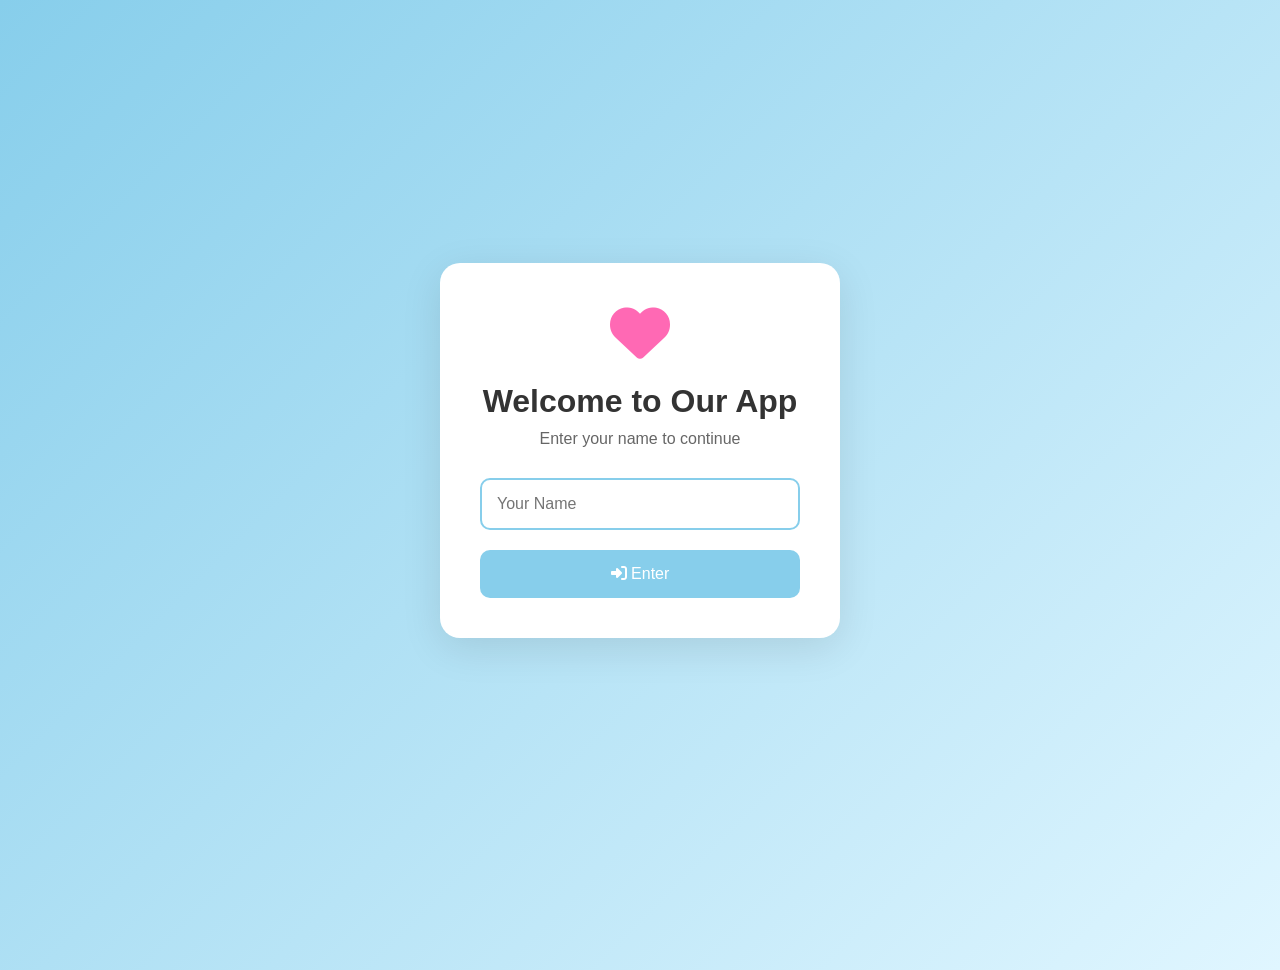
<file: index.html>
<!DOCTYPE html>
<html lang="en">
<head>
    <meta charset="UTF-8">
    <meta name="viewport" content="width=device-width, initial-scale=1.0">
    <title>Our Love App</title>
    <link rel="manifest" href="manifest.json">
    <link rel="stylesheet" href="https://cdnjs.cloudflare.com/ajax/libs/font-awesome/6.4.0/css/all.min.css">
    <link rel="stylesheet" href="styles.css">
    <meta name="theme-color" content="#87CEEB">
</head>
<body>
    <div class="login-container">
        <div class="login-box">
            <i class="fas fa-heart login-icon"></i>
            <h1>Welcome to Our App</h1>
            <p>Enter your name to continue</p>
            <input type="text" id="userName" placeholder="Your Name" maxlength="20">
            <button id="enterBtn"><i class="fas fa-sign-in-alt"></i> Enter</button>
        </div>
    </div>
    
    <script src="app.js"></script>
    <script>
        if ('serviceWorker' in navigator) {
            navigator.serviceWorker.register('sw.js');
        }
        
        const enterBtn = document.getElementById('enterBtn');
        const userNameInput = document.getElementById('userName');
        
        if (localStorage.getItem('userName')) {
            window.location.href = 'chat.html';
        }
        
        enterBtn.addEventListener('click', () => {
            const name = userNameInput.value.trim();
            if (name) {
                localStorage.setItem('userName', name);
                window.location.href = 'chat.html';
            } else {
                alert('Please enter your name');
            }
        });
        
        userNameInput.addEventListener('keypress', (e) => {
            if (e.key === 'Enter') enterBtn.click();
        });
    </script>
</body>
</html>
</file>
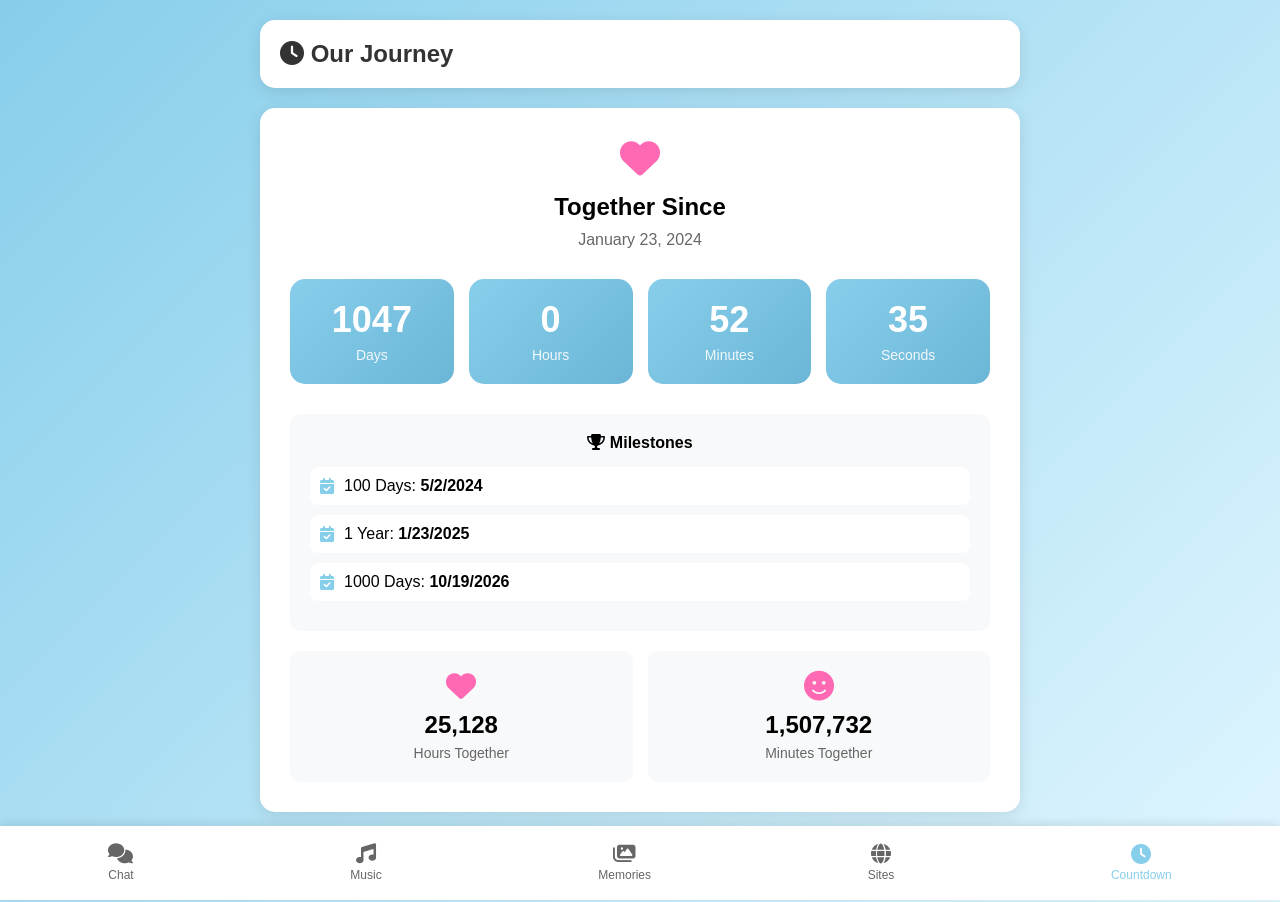
<file: countdown.html>
<!DOCTYPE html>
<html lang="en">
<head>
    <meta charset="UTF-8">
    <meta name="viewport" content="width=device-width, initial-scale=1.0">
    <title>Countdown</title>
    <link rel="manifest" href="manifest.json">
    <link rel="stylesheet" href="https://cdnjs.cloudflare.com/ajax/libs/font-awesome/6.4.0/css/all.min.css">
    <link rel="stylesheet" href="styles.css">
    <meta name="theme-color" content="#87CEEB">
</head>
<body>
    <div class="app-container">
        <div class="header">
            <h2><i class="fas fa-clock"></i> Our Journey</h2>
        </div>
        
        <div class="countdown-container">
            <div class="countdown-title">
                <i class="fas fa-heart"></i>
                <h3>Together Since</h3>
                <p>January 23, 2024</p>
            </div>
            
            <div class="countdown-grid">
                <div class="time-box">
                    <span id="days">0</span>
                    <label>Days</label>
                </div>
                <div class="time-box">
                    <span id="hours">0</span>
                    <label>Hours</label>
                </div>
                <div class="time-box">
                    <span id="minutes">0</span>
                    <label>Minutes</label>
                </div>
                <div class="time-box">
                    <span id="seconds">0</span>
                    <label>Seconds</label>
                </div>
            </div>
            
            <div class="milestones">
                <h4><i class="fas fa-trophy"></i> Milestones</h4>
                <div class="milestone">
                    <i class="fas fa-calendar-check"></i>
                    <span>100 Days: <strong id="milestone100"></strong></span>
                </div>
                <div class="milestone">                    <i class="fas fa-calendar-check"></i>
                    <span>1 Year: <strong id="milestone365"></strong></span>
                </div>
                <div class="milestone">
                    <i class="fas fa-calendar-check"></i>
                    <span>1000 Days: <strong id="milestone1000"></strong></span>
                </div>
            </div>
            
            <div class="stats">
                <div class="stat-item">
                    <i class="fas fa-heart"></i>
                    <span id="totalHours">0</span>
                    <label>Hours Together</label>
                </div>
                <div class="stat-item">
                    <i class="fas fa-smile"></i>
                    <span id="totalMinutes">0</span>
                    <label>Minutes Together</label>
                </div>
            </div>
        </div>
    </div>
    
    <nav class="bottom-nav">
        <a href="chat.html" class="nav-item"><i class="fas fa-comments"></i><span>Chat</span></a>
        <a href="music.html" class="nav-item"><i class="fas fa-music"></i><span>Music</span></a>
        <a href="memories.html" class="nav-item"><i class="fas fa-images"></i><span>Memories</span></a>
        <a href="othersites.html" class="nav-item"><i class="fas fa-globe"></i><span>Sites</span></a>
        <a href="countdown.html" class="nav-item active"><i class="fas fa-clock"></i><span>Countdown</span></a>
    </nav>
    
    <script src="app.js"></script>
    <script>
        const startDate = new Date('2024-01-23T00:00:00');
        
        function updateCountdown() {
            const now = new Date();
            const diff = now - startDate;
            
            const days = Math.floor(diff / (1000 * 60 * 60 * 24));
            const hours = Math.floor((diff % (1000 * 60 * 60 * 24)) / (1000 * 60 * 60));
            const minutes = Math.floor((diff % (1000 * 60 * 60)) / (1000 * 60));
            const seconds = Math.floor((diff % (1000 * 60)) / 1000);
            
            document.getElementById('days').textContent = days;
            document.getElementById('hours').textContent = hours;
            document.getElementById('minutes').textContent = minutes;
            document.getElementById('seconds').textContent = seconds;
                        const totalHours = Math.floor(diff / (1000 * 60 * 60));
            const totalMinutes = Math.floor(diff / (1000 * 60));
            document.getElementById('totalHours').textContent = totalHours.toLocaleString();
            document.getElementById('totalMinutes').textContent = totalMinutes.toLocaleString();
            
            const milestone100 = new Date(startDate);
            milestone100.setDate(milestone100.getDate() + 100);
            document.getElementById('milestone100').textContent = milestone100.toLocaleDateString();
            
            const milestone365 = new Date(startDate);
            milestone365.setFullYear(milestone365.getFullYear() + 1);
            document.getElementById('milestone365').textContent = milestone365.toLocaleDateString();
            
            const milestone1000 = new Date(startDate);
            milestone1000.setDate(milestone1000.getDate() + 1000);
            document.getElementById('milestone1000').textContent = milestone1000.toLocaleDateString();
        }
        
        updateCountdown();
        setInterval(updateCountdown, 1000);
    </script>
</body>
</html>
</file>
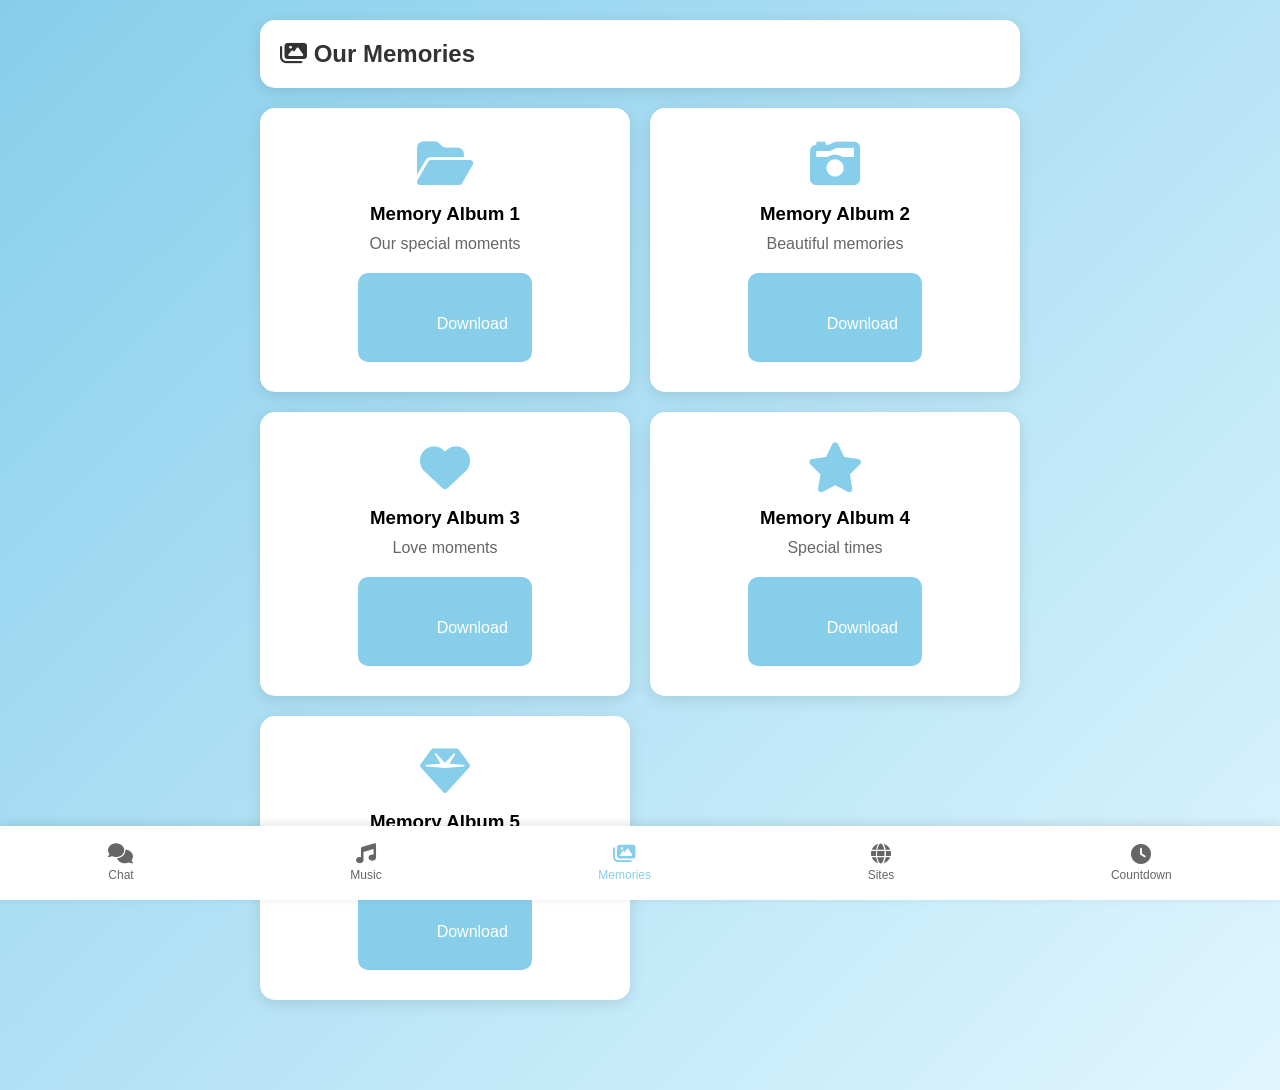
<file: memories.html>
<!DOCTYPE html>
<html lang="en">
<head>
    <meta charset="UTF-8">
    <meta name="viewport" content="width=device-width, initial-scale=1.0">
    <title>Memories</title>
    <link rel="manifest" href="manifest.json">
    <link rel="stylesheet" href="https://cdnjs.cloudflare.com/ajax/libs/font-awesome/6.4.0/css/all.min.css">
    <link rel="stylesheet" href="styles.css">
    <meta name="theme-color" content="#87CEEB">
</head>
<body>
    <div class="app-container">
        <div class="header">
            <h2><i class="fas fa-images"></i> Our Memories</h2>
        </div>
        
        <div class="memories-grid">
            <div class="memory-card">
                <i class="fas fa-folder-open"></i>
                <h3>Memory Album 1</h3>
                <p>Our special moments</p>
                <a href="memory1.zip" download class="download-btn">
                    <i class="fas fa-download"></i> Download
                </a>
            </div>
            
            <div class="memory-card">
                <i class="fas fa-camera-retro"></i>
                <h3>Memory Album 2</h3>
                <p>Beautiful memories</p>
                <a href="memory2.zip" download class="download-btn">
                    <i class="fas fa-download"></i> Download
                </a>
            </div>
            
            <div class="memory-card">
                <i class="fas fa-heart"></i>
                <h3>Memory Album 3</h3>
                <p>Love moments</p>
                <a href="memory3.zip" download class="download-btn">
                    <i class="fas fa-download"></i> Download
                </a>
            </div>
            
            <div class="memory-card">
                <i class="fas fa-star"></i>
                <h3>Memory Album 4</h3>
                <p>Special times</p>
                <a href="memory4.zip" download class="download-btn">
                    <i class="fas fa-download"></i> Download
                </a>
            </div>
            
            <div class="memory-card">
                <i class="fas fa-gem"></i>
                <h3>Memory Album 5</h3>
                <p>Precious memories</p>
                <a href="memory5.zip" download class="download-btn">
                    <i class="fas fa-download"></i> Download
                </a>
            </div>
        </div>
    </div>
    
    <nav class="bottom-nav">
        <a href="chat.html" class="nav-item"><i class="fas fa-comments"></i><span>Chat</span></a>
        <a href="music.html" class="nav-item"><i class="fas fa-music"></i><span>Music</span></a>
        <a href="memories.html" class="nav-item active"><i class="fas fa-images"></i><span>Memories</span></a>
        <a href="othersites.html" class="nav-item"><i class="fas fa-globe"></i><span>Sites</span></a>
        <a href="countdown.html" class="nav-item"><i class="fas fa-clock"></i><span>Countdown</span></a>
    </nav>
    
    <script src="app.js"></script>
</body>
</html>
</file>
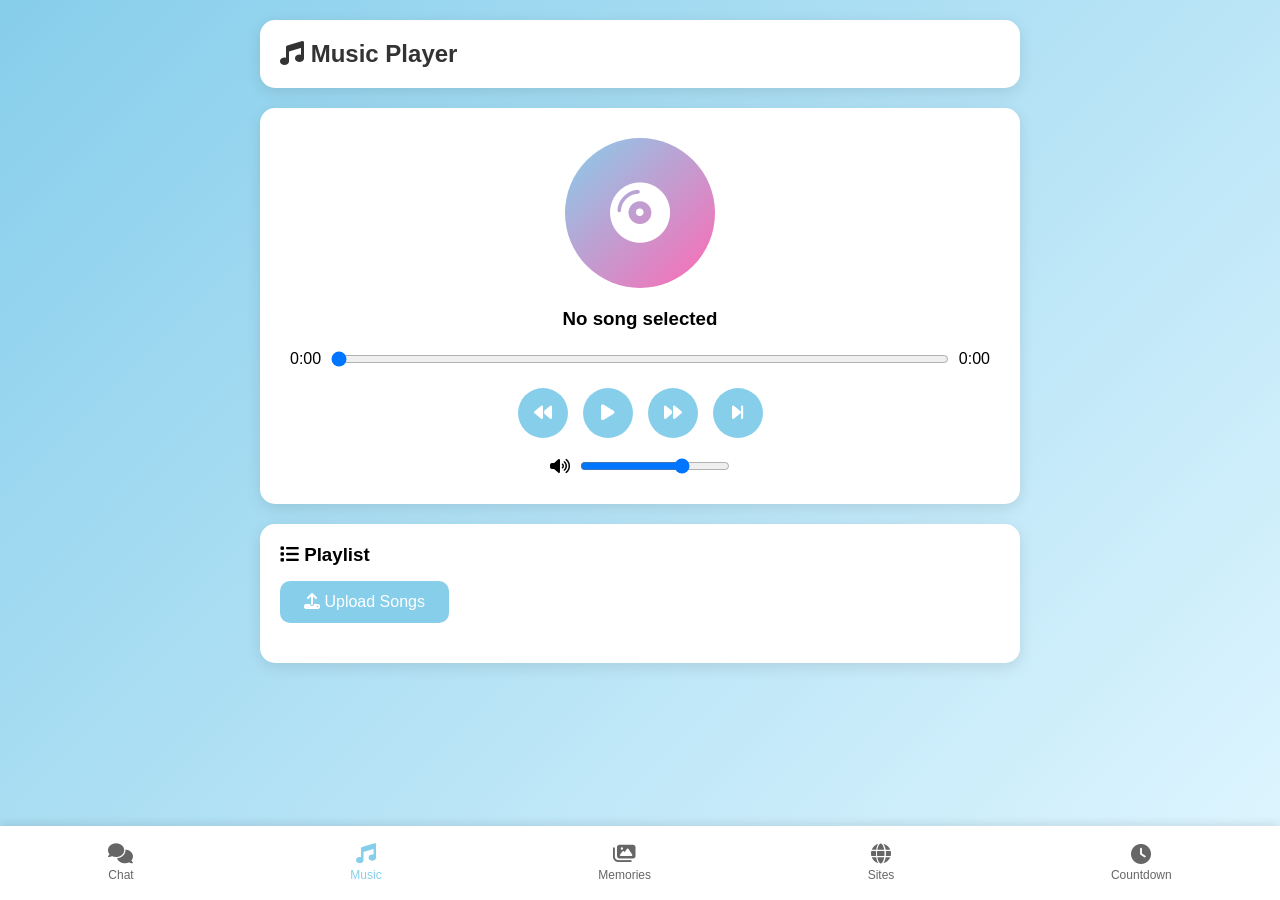
<file: music.html>
<!DOCTYPE html>
<html lang="en">
<head>
    <meta charset="UTF-8">
    <meta name="viewport" content="width=device-width, initial-scale=1.0">
    <title>Music Player</title>
    <link rel="manifest" href="manifest.json">
    <link rel="stylesheet" href="https://cdnjs.cloudflare.com/ajax/libs/font-awesome/6.4.0/css/all.min.css">
    <link rel="stylesheet" href="styles.css">
    <meta name="theme-color" content="#87CEEB">
</head>
<body>
    <div class="app-container">
        <div class="header">
            <h2><i class="fas fa-music"></i> Music Player</h2>
        </div>
        
        <div class="music-player">
            <div class="album-art">
                <i class="fas fa-compact-disc"></i>
            </div>
            <h3 id="songTitle">No song selected</h3>
            
            <div class="progress-container">
                <span id="currentTime">0:00</span>
                <input type="range" id="progressBar" min="0" max="100" value="0">
                <span id="duration">0:00</span>
            </div>
            
            <div class="controls">
                <button id="prevBtn" title="Previous 10s"><i class="fas fa-backward"></i></button>
                <button id="playBtn" title="Play/Pause"><i class="fas fa-play"></i></button>
                <button id="nextBtn" title="Next 10s"><i class="fas fa-forward"></i></button>
                <button id="nextSongBtn" title="Next Song"><i class="fas fa-step-forward"></i></button>
            </div>
            
            <div class="volume-control">
                <i class="fas fa-volume-up"></i>
                <input type="range" id="volumeBar" min="0" max="100" value="70">
            </div>
        </div>
        
        <div class="playlist-section">
            <h3><i class="fas fa-list"></i> Playlist</h3>
            <div class="upload-section">
                <input type="file" id="audioUpload" accept="audio/*" multiple>
                <label for="audioUpload"><i class="fas fa-upload"></i> Upload Songs</label>
            </div>
            <div id="playlist" class="playlist"></div>
        </div>    </div>
    
    <nav class="bottom-nav">
        <a href="chat.html" class="nav-item"><i class="fas fa-comments"></i><span>Chat</span></a>
        <a href="music.html" class="nav-item active"><i class="fas fa-music"></i><span>Music</span></a>
        <a href="memories.html" class="nav-item"><i class="fas fa-images"></i><span>Memories</span></a>
        <a href="othersites.html" class="nav-item"><i class="fas fa-globe"></i><span>Sites</span></a>
        <a href="countdown.html" class="nav-item"><i class="fas fa-clock"></i><span>Countdown</span></a>
    </nav>
    
    <script src="app.js"></script>
    <script>
        const audioUpload = document.getElementById('audioUpload');
        const playlist = document.getElementById('playlist');
        const playBtn = document.getElementById('playBtn');
        const prevBtn = document.getElementById('prevBtn');
        const nextBtn = document.getElementById('nextBtn');
        const nextSongBtn = document.getElementById('nextSongBtn');
        const progressBar = document.getElementById('progressBar');
        const volumeBar = document.getElementById('volumeBar');
        const currentTime = document.getElementById('currentTime');
        const duration = document.getElementById('duration');
        const songTitle = document.getElementById('songTitle');
        
        let audio = new Audio();
        let songs = JSON.parse(localStorage.getItem('songs') || '[]');
        let currentSongIndex = -1;
        
        function renderPlaylist() {
            playlist.innerHTML = '';
            songs.forEach((song, index) => {
                const songDiv = document.createElement('div');
                songDiv.className = 'song-item';
                songDiv.innerHTML = `
                    <div class="song-info">
                        <i class="fas fa-music"></i>
                        <span>${song.name}</span>
                    </div>
                    <button class="delete-song" data-index="${index}"><i class="fas fa-trash"></i></button>
                `;
                songDiv.addEventListener('click', (e) => {
                    if (!e.target.closest('.delete-song')) {
                        playSong(index);
                    }
                });
                playlist.appendChild(songDiv);
            });
        }
        
        audioUpload.addEventListener('change', (e) => {            const files = Array.from(e.target.files);
            files.forEach(file => {
                const reader = new FileReader();
                reader.onload = (event) => {
                    songs.push({
                        name: file.name,
                        data: event.target.result
                    });
                    localStorage.setItem('songs', JSON.stringify(songs));
                    renderPlaylist();
                };
                reader.readAsDataURL(file);
            });
        });
        
        playlist.addEventListener('click', (e) => {
            if (e.target.closest('.delete-song')) {
                const index = e.target.closest('.delete-song').dataset.index;
                songs.splice(index, 1);
                localStorage.setItem('songs', JSON.stringify(songs));
                renderPlaylist();
                if (currentSongIndex == index) {
                    audio.pause();
                    currentSongIndex = -1;
                    playBtn.innerHTML = '<i class="fas fa-play"></i>';
                }
            }
        });
        
        function playSong(index) {
            if (index < 0 || index >= songs.length) return;
            currentSongIndex = index;
            audio.src = songs[index].data;
            audio.play();
            songTitle.textContent = songs[index].name;
            playBtn.innerHTML = '<i class="fas fa-pause"></i>';
        }
        
        playBtn.addEventListener('click', () => {
            if (currentSongIndex === -1 && songs.length > 0) {
                playSong(0);
            } else if (audio.paused) {
                audio.play();
                playBtn.innerHTML = '<i class="fas fa-pause"></i>';
            } else {
                audio.pause();
                playBtn.innerHTML = '<i class="fas fa-play"></i>';
            }
        });
                prevBtn.addEventListener('click', () => {
            audio.currentTime = Math.max(0, audio.currentTime - 10);
        });
        
        nextBtn.addEventListener('click', () => {
            audio.currentTime = Math.min(audio.duration, audio.currentTime + 10);
        });
        
        nextSongBtn.addEventListener('click', () => {
            if (songs.length > 0) {
                currentSongIndex = (currentSongIndex + 1) % songs.length;
                playSong(currentSongIndex);
            }
        });
        
        audio.addEventListener('timeupdate', () => {
            const progress = (audio.currentTime / audio.duration) * 100;
            progressBar.value = progress || 0;
            currentTime.textContent = formatTime(audio.currentTime);
            duration.textContent = formatTime(audio.duration);
        });
        
        audio.addEventListener('ended', () => {
            nextSongBtn.click();
        });
        
        progressBar.addEventListener('input', () => {
            audio.currentTime = (progressBar.value / 100) * audio.duration;
        });
        
        volumeBar.addEventListener('input', () => {
            audio.volume = volumeBar.value / 100;
        });
        
        function formatTime(seconds) {
            if (isNaN(seconds)) return '0:00';
            const mins = Math.floor(seconds / 60);
            const secs = Math.floor(seconds % 60);
            return `${mins}:${secs.toString().padStart(2, '0')}`;
        }
        
        renderPlaylist();
        audio.volume = 0.7;
    </script>
</body>
</html>
</file>
<file: styles.css>
* {
    margin: 0;
    padding: 0;
    box-sizing: border-box;
}

body {
    font-family: -apple-system, BlinkMacSystemFont, 'Segoe UI', Roboto, Oxygen, Ubuntu, Cantarell, sans-serif;
    background: linear-gradient(135deg, #87CEEB 0%, #E0F6FF 100%);
    min-height: 100vh;
    padding-bottom: 70px;
}

body.theme-pink {
    background: linear-gradient(135deg, #FFB6C1 0%, #FFE4E1 100%);
}

body.theme-purple {
    background: linear-gradient(135deg, #DDA0DD 0%, #E6E6FA 100%);
}

body.theme-green {
    background: linear-gradient(135deg, #98FB98 0%, #F0FFF0 100%);
}

body.theme-dark {
    background: linear-gradient(135deg, #2C3E50 0%, #34495E 100%);
    color: #ECF0F1;
}

.login-container {
    display: flex;
    justify-content: center;
    align-items: center;
    min-height: 100vh;
    padding: 20px;
}

.login-box {
    background: white;
    padding: 40px;
    border-radius: 20px;
    box-shadow: 0 10px 40px rgba(0,0,0,0.1);
    text-align: center;
    max-width: 400px;
    width: 100%;
}

.login-icon {
    font-size: 60px;    color: #FF69B4;
    margin-bottom: 20px;
}

.login-box h1 {
    color: #333;
    margin-bottom: 10px;
}

.login-box p {
    color: #666;
    margin-bottom: 30px;
}

.login-box input {
    width: 100%;
    padding: 15px;
    border: 2px solid #87CEEB;
    border-radius: 10px;
    font-size: 16px;
    margin-bottom: 20px;
}

.login-box button {
    width: 100%;
    padding: 15px;
    background: #87CEEB;
    color: white;
    border: none;
    border-radius: 10px;
    font-size: 16px;
    cursor: pointer;
    transition: background 0.3s;
}

.login-box button:hover {
    background: #6BB6D6;
}

.app-container {
    max-width: 800px;
    margin: 0 auto;
    padding: 20px;
}

.header {
    background: white;
    padding: 20px;
    border-radius: 15px;
    box-shadow: 0 4px 15px rgba(0,0,0,0.1);    margin-bottom: 20px;
    display: flex;
    justify-content: space-between;
    align-items: center;
}

.header h2 {
    color: #333;
}

.header-actions {
    display: flex;
    gap: 10px;
}

.header-actions button {
    background: #87CEEB;
    color: white;
    border: none;
    padding: 10px 15px;
    border-radius: 8px;
    cursor: pointer;
    transition: background 0.3s;
}

.header-actions button:hover {
    background: #6BB6D6;
}

.chat-container {
    background: white;
    border-radius: 15px;
    padding: 20px;
    height: calc(100vh - 280px);
    overflow-y: auto;
    box-shadow: 0 4px 15px rgba(0,0,0,0.1);
    margin-bottom: 20px;
}

.message {
    margin-bottom: 15px;
    display: flex;
    flex-direction: column;
}

.message.sent {
    align-items: flex-end;
}

.message.received {    align-items: flex-start;
}

.message-content {
    max-width: 70%;
    padding: 12px 16px;
    border-radius: 18px;
    position: relative;
}

.message.sent .message-content {
    background: #87CEEB;
    color: white;
    border-bottom-right-radius: 4px;
}

.message.received .message-content {
    background: #f1f1f1;
    color: #333;
    border-bottom-left-radius: 4px;
}

.message-sender {
    font-size: 12px;
    font-weight: bold;
    margin-bottom: 4px;
    opacity: 0.8;
}

.message-text {
    word-wrap: break-word;
}

.message-time {
    font-size: 10px;
    opacity: 0.7;
    margin-top: 4px;
}

.reactions {
    display: flex;
    gap: 8px;
    margin-top: 8px;
    align-items: center;
}

.react-btn {
    background: rgba(255,255,255,0.3);
    border: none;
    padding: 4px 8px;    border-radius: 12px;
    cursor: pointer;
    font-size: 12px;
}

.reaction-count {
    font-size: 12px;
    color: #FF69B4;
}

.input-area {
    background: white;
    padding: 15px;
    border-radius: 15px;
    display: flex;
    gap: 10px;
    box-shadow: 0 4px 15px rgba(0,0,0,0.1);
}

.input-area input {
    flex: 1;
    padding: 12px;
    border: 2px solid #87CEEB;
    border-radius: 25px;
    font-size: 16px;
}

.input-area button {
    background: #87CEEB;
    color: white;
    border: none;
    padding: 12px 20px;
    border-radius: 25px;
    cursor: pointer;
    transition: background 0.3s;
}

.input-area button:hover {
    background: #6BB6D6;
}

.modal {
    display: none;
    position: fixed;
    top: 0;
    left: 0;
    width: 100%;
    height: 100%;
    background: rgba(0,0,0,0.5);
    justify-content: center;    align-items: center;
    z-index: 1000;
}

.modal-content {
    background: white;
    padding: 30px;
    border-radius: 20px;
    max-width: 400px;
    width: 90%;
}

.modal-content h3 {
    margin-bottom: 20px;
}

.theme-options {
    display: grid;
    grid-template-columns: repeat(2, 1fr);
    gap: 10px;
    margin-bottom: 20px;
}

.theme-option {
    padding: 15px;
    border: 2px solid #ddd;
    border-radius: 10px;
    text-align: center;
    cursor: pointer;
    transition: all 0.3s;
}

.theme-option:hover {
    border-color: #87CEEB;
    background: #f0f0f0;
}

.profile-upload {
    text-align: center;
    margin-bottom: 20px;
}

.profile-upload img {
    width: 120px;
    height: 120px;
    border-radius: 50%;
    object-fit: cover;
    margin-bottom: 15px;
    border: 3px solid #87CEEB;
}
.profile-upload input {
    display: none;
}

.profile-upload label {
    display: inline-block;
    padding: 10px 20px;
    background: #87CEEB;
    color: white;
    border-radius: 8px;
    cursor: pointer;
}

.close-modal {
    width: 100%;
    padding: 12px;
    background: #87CEEB;
    color: white;
    border: none;
    border-radius: 10px;
    cursor: pointer;
}

.music-player {
    background: white;
    padding: 30px;
    border-radius: 15px;
    box-shadow: 0 4px 15px rgba(0,0,0,0.1);
    margin-bottom: 20px;
    text-align: center;
}

.album-art {
    width: 150px;
    height: 150px;
    margin: 0 auto 20px;
    background: linear-gradient(135deg, #87CEEB, #FF69B4);
    border-radius: 50%;
    display: flex;
    align-items: center;
    justify-content: center;
    font-size: 60px;
    color: white;
    animation: rotate 20s linear infinite paused;
}

.album-art.playing {
    animation-play-state: running;
}
@keyframes rotate {
    from { transform: rotate(0deg); }
    to { transform: rotate(360deg); }
}

.music-player h3 {
    margin-bottom: 20px;
}

.progress-container {
    display: flex;
    align-items: center;
    gap: 10px;
    margin-bottom: 20px;
}

.progress-container input {
    flex: 1;
}

.controls {
    display: flex;
    justify-content: center;
    gap: 15px;
    margin-bottom: 20px;
}

.controls button {
    width: 50px;
    height: 50px;
    border-radius: 50%;
    border: none;
    background: #87CEEB;
    color: white;
    font-size: 18px;
    cursor: pointer;
    transition: background 0.3s;
}

.controls button:hover {
    background: #6BB6D6;
}

.volume-control {
    display: flex;
    align-items: center;
    gap: 10px;
    justify-content: center;
}
.volume-control input {
    width: 150px;
}

.playlist-section {
    background: white;
    padding: 20px;
    border-radius: 15px;
    box-shadow: 0 4px 15px rgba(0,0,0,0.1);
}

.playlist-section h3 {
    margin-bottom: 15px;
}

.upload-section {
    margin-bottom: 20px;
}

.upload-section input {
    display: none;
}

.upload-section label {
    display: inline-block;
    padding: 12px 24px;
    background: #87CEEB;
    color: white;
    border-radius: 10px;
    cursor: pointer;
}

.song-item {
    display: flex;
    justify-content: space-between;
    align-items: center;
    padding: 12px;
    border-bottom: 1px solid #eee;
    cursor: pointer;
    transition: background 0.3s;
}

.song-item:hover {
    background: #f0f0f0;
}

.song-info {
    display: flex;
    align-items: center;    gap: 10px;
}

.delete-song {
    background: #FF6B6B;
    color: white;
    border: none;
    padding: 8px 12px;
    border-radius: 6px;
    cursor: pointer;
}

.memories-grid {
    display: grid;
    grid-template-columns: repeat(auto-fit, minmax(250px, 1fr));
    gap: 20px;
}

.memory-card {
    background: white;
    padding: 30px;
    border-radius: 15px;
    box-shadow: 0 4px 15px rgba(0,0,0,0.1);
    text-align: center;
    transition: transform 0.3s;
}

.memory-card:hover {
    transform: translateY(-5px);
}

.memory-card i {
    font-size: 50px;
    color: #87CEEB;
    margin-bottom: 15px;
}

.memory-card h3 {
    margin-bottom: 10px;
}

.memory-card p {
    color: #666;
    margin-bottom: 20px;
}

.download-btn {
    display: inline-block;
    padding: 12px 24px;
    background: #87CEEB;    color: white;
    text-decoration: none;
    border-radius: 10px;
    transition: background 0.3s;
}

.download-btn:hover {
    background: #6BB6D6;
}

.sites-grid {
    display: grid;
    grid-template-columns: repeat(auto-fit, minmax(200px, 1fr));
    gap: 20px;
}

.site-card {
    background: white;
    padding: 30px;
    border-radius: 15px;
    box-shadow: 0 4px 15px rgba(0,0,0,0.1);
    text-align: center;
    text-decoration: none;
    color: #333;
    transition: transform 0.3s;
}

.site-card:hover {
    transform: translateY(-5px);
}

.site-card img {
    width: 80px;
    height: 80px;
    margin-bottom: 15px;
}

.site-card h3 {
    margin-bottom: 10px;
}

.site-card p {
    color: #666;
}

.countdown-container {
    background: white;
    padding: 30px;
    border-radius: 15px;
    box-shadow: 0 4px 15px rgba(0,0,0,0.1);    text-align: center;
}

.countdown-title {
    margin-bottom: 30px;
}

.countdown-title i {
    font-size: 40px;
    color: #FF69B4;
    margin-bottom: 15px;
}

.countdown-title h3 {
    font-size: 24px;
    margin-bottom: 10px;
}

.countdown-title p {
    color: #666;
}

.countdown-grid {
    display: grid;
    grid-template-columns: repeat(4, 1fr);
    gap: 15px;
    margin-bottom: 30px;
}

.time-box {
    background: linear-gradient(135deg, #87CEEB, #6BB6D6);
    padding: 20px;
    border-radius: 15px;
    color: white;
}

.time-box span {
    display: block;
    font-size: 36px;
    font-weight: bold;
    margin-bottom: 5px;
}

.time-box label {
    font-size: 14px;
    opacity: 0.9;
}

.milestones {
    background: #f8f9fa;    padding: 20px;
    border-radius: 10px;
    margin-bottom: 20px;
}

.milestones h4 {
    margin-bottom: 15px;
}

.milestone {
    display: flex;
    align-items: center;
    gap: 10px;
    margin-bottom: 10px;
    padding: 10px;
    background: white;
    border-radius: 8px;
}

.milestone i {
    color: #87CEEB;
}

.stats {
    display: grid;
    grid-template-columns: repeat(2, 1fr);
    gap: 15px;
}

.stat-item {
    background: #f8f9fa;
    padding: 20px;
    border-radius: 10px;
    text-align: center;
}

.stat-item i {
    font-size: 30px;
    color: #FF69B4;
    margin-bottom: 10px;
}

.stat-item span {
    display: block;
    font-size: 24px;
    font-weight: bold;
    margin-bottom: 5px;
}

.stat-item label {    color: #666;
    font-size: 14px;
}

.bottom-nav {
    position: fixed;
    bottom: 0;
    left: 0;
    right: 0;
    background: white;
    display: flex;
    justify-content: space-around;
    padding: 10px 0;
    box-shadow: 0 -2px 10px rgba(0,0,0,0.1);
    z-index: 100;
}

.nav-item {
    display: flex;
    flex-direction: column;
    align-items: center;
    text-decoration: none;
    color: #666;
    padding: 8px 16px;
    border-radius: 10px;
    transition: all 0.3s;
}

.nav-item i {
    font-size: 20px;
    margin-bottom: 4px;
}

.nav-item span {
    font-size: 12px;
}

.nav-item.active {
    color: #87CEEB;
}

@media (max-width: 768px) {
    .countdown-grid {
        grid-template-columns: repeat(2, 1fr);
    }
    
    .time-box span {
        font-size: 28px;
    }
        .stats {
        grid-template-columns: 1fr;
    }
}
</file>
